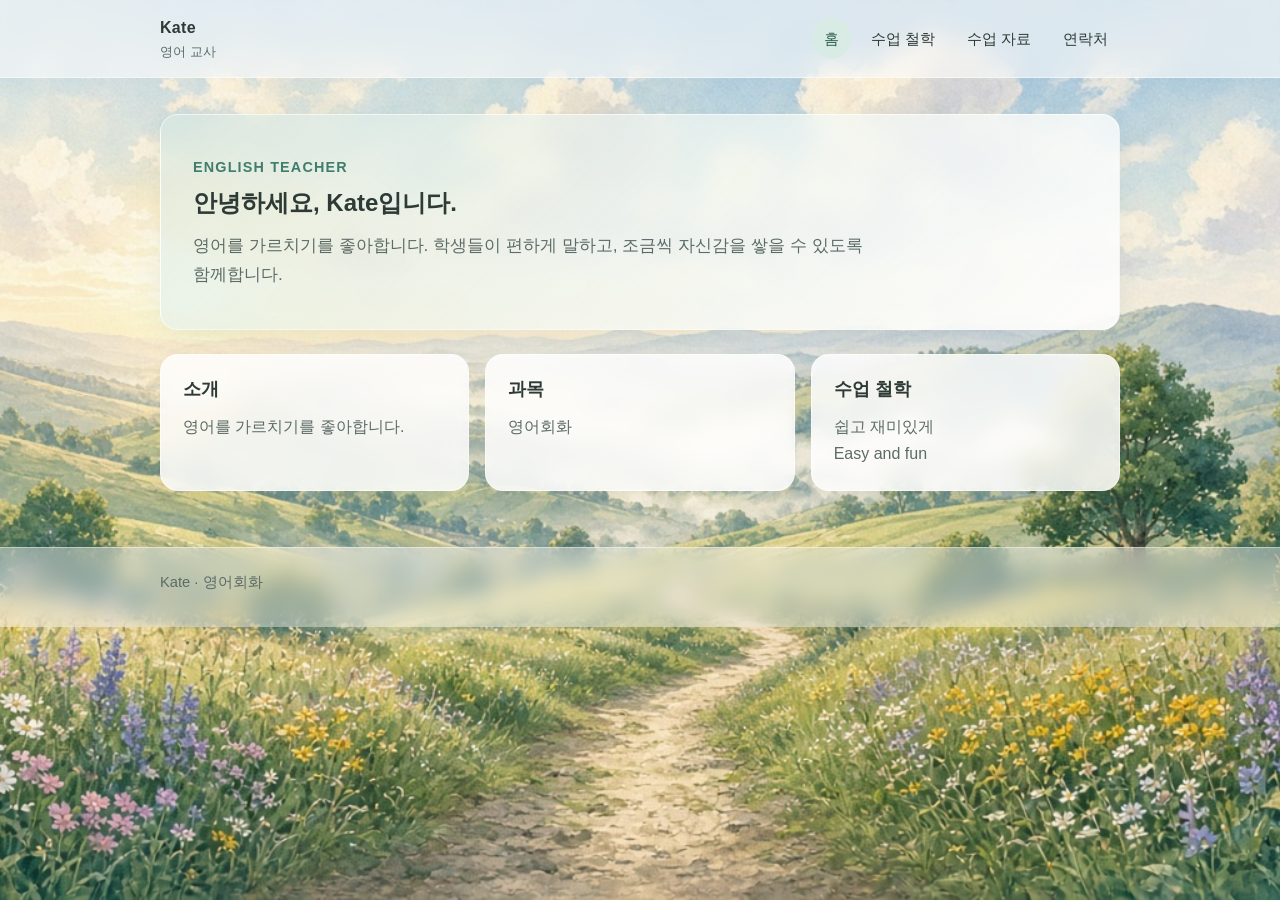
<file: index.html>
<!DOCTYPE html>
<html lang="ko">
<head>
  <meta charset="UTF-8">
  <meta name="viewport" content="width=device-width, initial-scale=1">
  <title>Kate | 영어 교사</title>
  <link rel="stylesheet" href="styles.css">
</head>
<body>
  <header class="site-header">
    <div class="header-inner">
      <a class="brand" href="index.html">
        <span class="brand-name">Kate</span>
        <span class="brand-note">영어 교사</span>
      </a>
      <nav class="site-nav" aria-label="주요 메뉴">
        <a href="index.html" aria-current="page">홈</a>
        <a href="philosophy.html">수업 철학</a>
        <a href="materials.html">수업 자료</a>
        <a href="contact.html">연락처</a>
      </nav>
    </div>
  </header>

  <main>
    <div class="wrap">
      <section class="hero">
        <p class="eyebrow">English Teacher</p>
        <h1>안녕하세요, Kate입니다.</h1>
        <p class="lede">영어를 가르치기를 좋아합니다. 학생들이 편하게 말하고, 조금씩 자신감을 쌓을 수 있도록 함께합니다.</p>
      </section>

      <section class="grid" aria-label="소개">
        <article class="card">
          <h2>소개</h2>
          <p>영어를 가르치기를 좋아합니다.</p>
        </article>
        <article class="card">
          <h2>과목</h2>
          <p>영어회화</p>
        </article>
        <article class="card">
          <h2>수업 철학</h2>
          <p>쉽고 재미있게<br>Easy and fun</p>
        </article>
      </section>
    </div>
  </main>

  <footer class="site-footer">
    <div class="wrap">Kate · 영어회화</div>
  </footer>
</body>
</html>
</file>
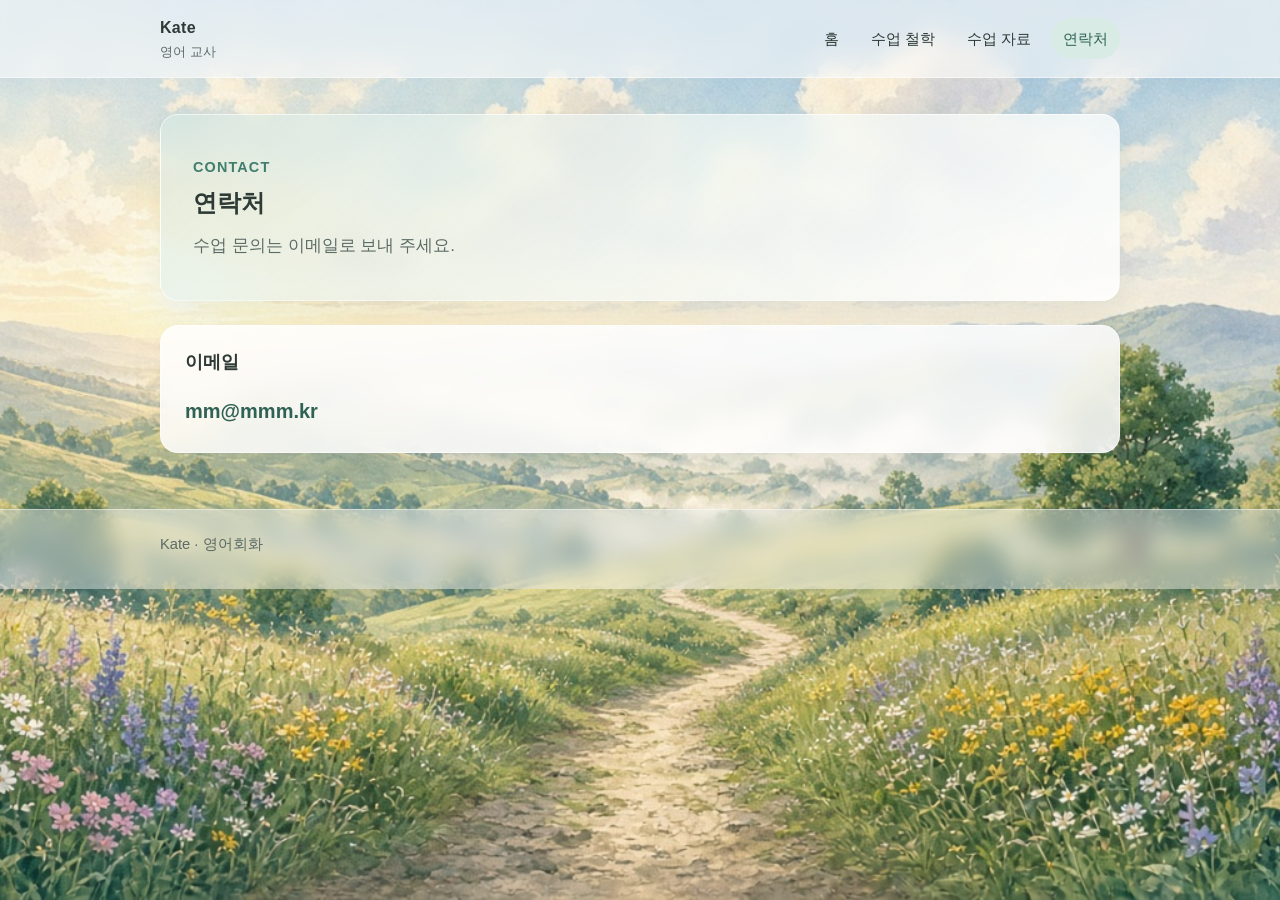
<file: contact.html>
<!DOCTYPE html>
<html lang="ko">
<head>
  <meta charset="UTF-8">
  <meta name="viewport" content="width=device-width, initial-scale=1">
  <title>연락처 | Kate</title>
  <link rel="stylesheet" href="styles.css">
</head>
<body>
  <header class="site-header">
    <div class="header-inner">
      <a class="brand" href="index.html">
        <span class="brand-name">Kate</span>
        <span class="brand-note">영어 교사</span>
      </a>
      <nav class="site-nav" aria-label="주요 메뉴">
        <a href="index.html">홈</a>
        <a href="philosophy.html">수업 철학</a>
        <a href="materials.html">수업 자료</a>
        <a href="contact.html" aria-current="page">연락처</a>
      </nav>
    </div>
  </header>

  <main>
    <div class="wrap">
      <section class="hero">
        <p class="eyebrow">Contact</p>
        <h1>연락처</h1>
        <p class="lede">수업 문의는 이메일로 보내 주세요.</p>
      </section>

      <section class="panel contact-box">
        <h2>이메일</h2>
        <a class="email" href="mailto:mm@mmm.kr">mm@mmm.kr</a>
      </section>
    </div>
  </main>

  <footer class="site-footer">
    <div class="wrap">Kate · 영어회화</div>
  </footer>
</body>
</html>
</file>
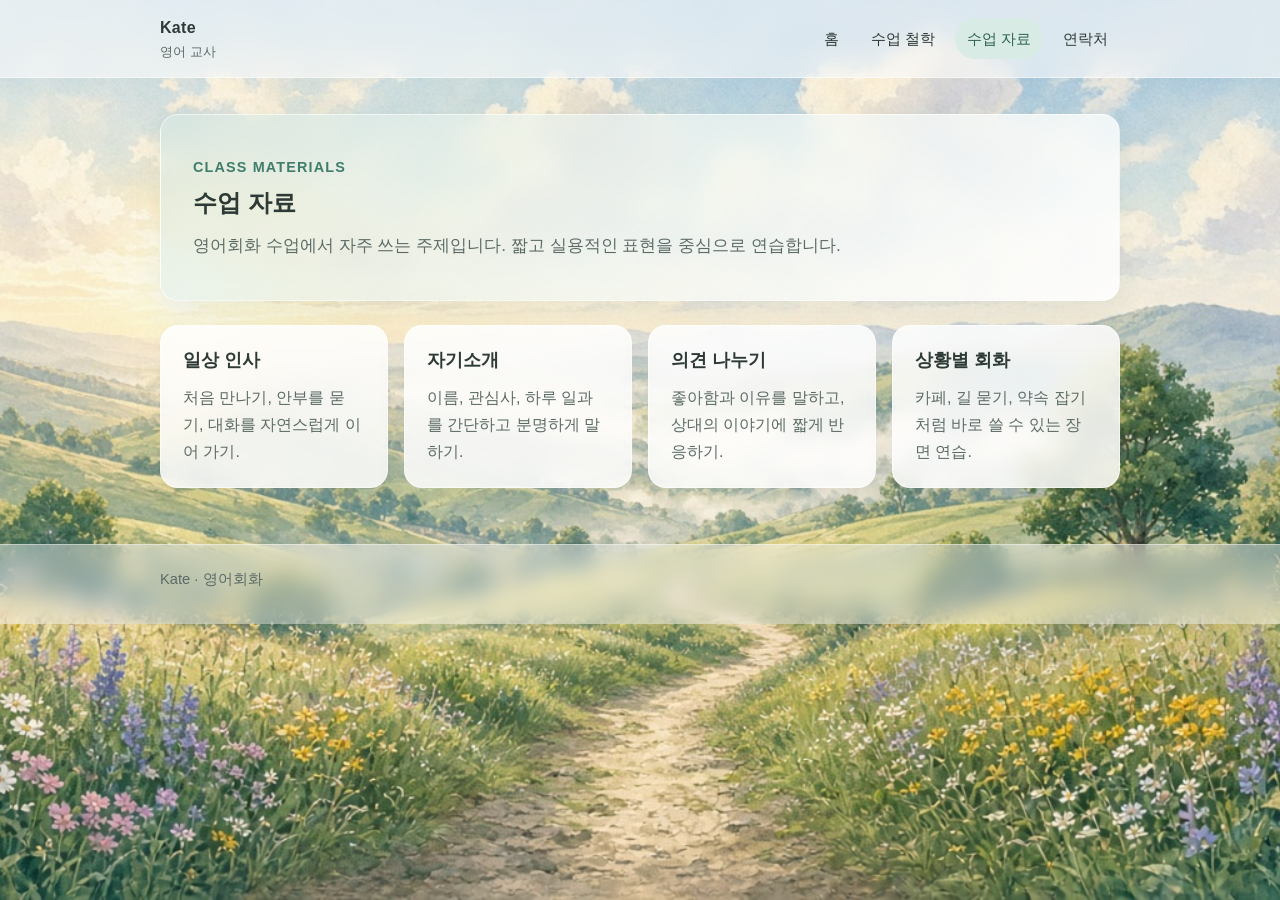
<file: materials.html>
<!DOCTYPE html>
<html lang="ko">
<head>
  <meta charset="UTF-8">
  <meta name="viewport" content="width=device-width, initial-scale=1">
  <title>수업 자료 | Kate</title>
  <link rel="stylesheet" href="styles.css">
</head>
<body>
  <header class="site-header">
    <div class="header-inner">
      <a class="brand" href="index.html">
        <span class="brand-name">Kate</span>
        <span class="brand-note">영어 교사</span>
      </a>
      <nav class="site-nav" aria-label="주요 메뉴">
        <a href="index.html">홈</a>
        <a href="philosophy.html">수업 철학</a>
        <a href="materials.html" aria-current="page">수업 자료</a>
        <a href="contact.html">연락처</a>
      </nav>
    </div>
  </header>

  <main>
    <div class="wrap">
      <section class="hero">
        <p class="eyebrow">Class Materials</p>
        <h1>수업 자료</h1>
        <p class="lede">영어회화 수업에서 자주 쓰는 주제입니다. 짧고 실용적인 표현을 중심으로 연습합니다.</p>
      </section>

      <section class="grid" aria-label="수업 자료 목록">
        <article class="card">
          <h2>일상 인사</h2>
          <p>처음 만나기, 안부를 묻기, 대화를 자연스럽게 이어 가기.</p>
        </article>
        <article class="card">
          <h2>자기소개</h2>
          <p>이름, 관심사, 하루 일과를 간단하고 분명하게 말하기.</p>
        </article>
        <article class="card">
          <h2>의견 나누기</h2>
          <p>좋아함과 이유를 말하고, 상대의 이야기에 짧게 반응하기.</p>
        </article>
        <article class="card">
          <h2>상황별 회화</h2>
          <p>카페, 길 묻기, 약속 잡기처럼 바로 쓸 수 있는 장면 연습.</p>
        </article>
      </section>
    </div>
  </main>

  <footer class="site-footer">
    <div class="wrap">Kate · 영어회화</div>
  </footer>
</body>
</html>
</file>
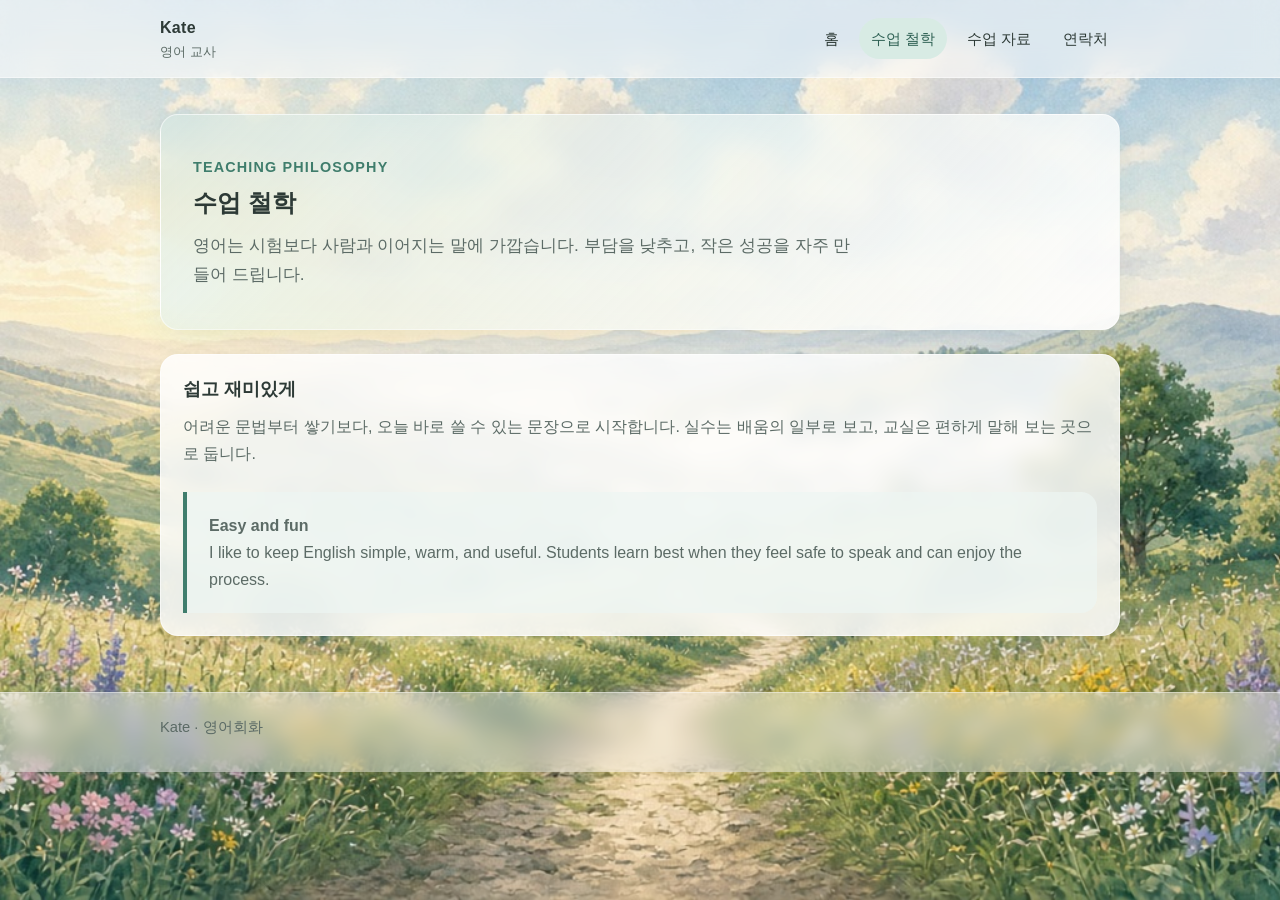
<file: philosophy.html>
<!DOCTYPE html>
<html lang="ko">
<head>
  <meta charset="UTF-8">
  <meta name="viewport" content="width=device-width, initial-scale=1">
  <title>수업 철학 | Kate</title>
  <link rel="stylesheet" href="styles.css">
</head>
<body>
  <header class="site-header">
    <div class="header-inner">
      <a class="brand" href="index.html">
        <span class="brand-name">Kate</span>
        <span class="brand-note">영어 교사</span>
      </a>
      <nav class="site-nav" aria-label="주요 메뉴">
        <a href="index.html">홈</a>
        <a href="philosophy.html" aria-current="page">수업 철학</a>
        <a href="materials.html">수업 자료</a>
        <a href="contact.html">연락처</a>
      </nav>
    </div>
  </header>

  <main>
    <div class="wrap">
      <section class="hero">
        <p class="eyebrow">Teaching Philosophy</p>
        <h1>수업 철학</h1>
        <p class="lede">영어는 시험보다 사람과 이어지는 말에 가깝습니다. 부담을 낮추고, 작은 성공을 자주 만들어 드립니다.</p>
      </section>

      <section class="panel follow">
        <h2>쉽고 재미있게</h2>
        <p>어려운 문법부터 쌓기보다, 오늘 바로 쓸 수 있는 문장으로 시작합니다. 실수는 배움의 일부로 보고, 교실은 편하게 말해 보는 곳으로 둡니다.</p>
        <blockquote class="quote">
          <p><strong>Easy and fun</strong></p>
          <p>I like to keep English simple, warm, and useful. Students learn best when they feel safe to speak and can enjoy the process.</p>
        </blockquote>
      </section>
    </div>
  </main>

  <footer class="site-footer">
    <div class="wrap">Kate · 영어회화</div>
  </footer>
</body>
</html>
</file>
<file: styles.css>
:root {
  --bg: #f6f3ee;
  --bg-soft: #eef6f3;
  --card: #ffffff;
  --ink: #2d3a36;
  --muted: #5c6b66;
  --accent: #3f7d6c;
  --accent-dark: #2f6154;
  --accent-soft: #d8ebe4;
  --line: #d9e4df;
  --shadow: 0 10px 30px rgba(47, 97, 84, 0.08);
  --radius: 18px;
}

* {
  box-sizing: border-box;
}

html {
  scroll-behavior: smooth;
  min-height: 100%;
}

body {
  margin: 0;
  min-height: 100vh;
  font-family: "Segoe UI", "Malgun Gothic", "Apple SD Gothic Neo", sans-serif;
  color: var(--ink);
  background-color: #cfe4ef;
  background-image: url("ghibli-background.jpg");
  background-size: cover;
  background-position: center;
  background-repeat: no-repeat;
  background-attachment: fixed;
  line-height: 1.7;
}

a {
  color: var(--accent-dark);
}

img {
  max-width: 100%;
}

.site-header {
  position: sticky;
  top: 0;
  z-index: 10;
  background: rgba(255, 255, 255, 0.58);
  backdrop-filter: blur(12px);
  border-bottom: 1px solid rgba(255, 255, 255, 0.45);
}

.header-inner,
.wrap {
  width: min(960px, calc(100% - 32px));
  margin: 0 auto;
}

.header-inner {
  display: flex;
  align-items: center;
  justify-content: space-between;
  gap: 16px;
  padding: 14px 0;
}

.brand {
  display: flex;
  flex-direction: column;
  text-decoration: none;
  color: var(--ink);
}

.brand-name {
  font-weight: 700;
  letter-spacing: 0.02em;
}

.brand-note {
  font-size: 0.8rem;
  color: var(--muted);
}

.site-nav {
  display: flex;
  flex-wrap: wrap;
  justify-content: flex-end;
  gap: 8px;
}

.site-nav a {
  text-decoration: none;
  color: var(--ink);
  padding: 8px 12px;
  border-radius: 999px;
  font-size: 0.95rem;
}

.site-nav a:hover,
.site-nav a[aria-current="page"] {
  background: var(--accent-soft);
  color: var(--accent-dark);
}

main {
  padding: 36px 0 56px;
}

.hero,
.card,
.panel {
  background: rgba(255, 255, 255, 0.84);
  backdrop-filter: blur(10px);
  border: 1px solid rgba(255, 255, 255, 0.55);
  border-radius: var(--radius);
  box-shadow: var(--shadow);
}

.hero {
  padding: 40px 32px;
  background:
    linear-gradient(135deg, rgba(216, 235, 228, 0.55), rgba(255, 255, 255, 0.88));
}

.eyebrow {
  margin: 0 0 8px;
  color: var(--accent);
  font-size: 0.9rem;
  font-weight: 700;
  letter-spacing: 0.08em;
  text-transform: uppercase;
}

h1,
h2,
h3 {
  margin: 0 0 12px;
  line-height: 1.3;
}

.lede {
  margin: 0;
  max-width: 42rem;
  color: var(--muted);
  font-size: 1.08rem;
}

.grid {
  display: grid;
  grid-template-columns: repeat(auto-fit, minmax(220px, 1fr));
  gap: 16px;
  margin-top: 24px;
}

.card,
.panel {
  padding: 22px;
}

.card h2,
.panel h2 {
  font-size: 1.15rem;
}

.card p,
.panel p {
  margin: 0;
  color: var(--muted);
}

.quote {
  margin: 24px 0 0;
  padding: 20px 22px;
  border-left: 4px solid var(--accent);
  background: rgba(238, 246, 243, 0.72);
  border-radius: 0 16px 16px 0;
}

.quote p {
  margin: 0;
}

.quote small {
  display: block;
  margin-top: 8px;
  color: var(--muted);
}

.list {
  margin: 0;
  padding-left: 18px;
  color: var(--muted);
}

.list li + li {
  margin-top: 8px;
}

.follow,
.contact-box {
  margin-top: 24px;
}

.contact-box {
  display: flex;
  flex-direction: column;
  gap: 8px;
  padding: 24px;
}

.email {
  font-size: 1.25rem;
  font-weight: 700;
  text-decoration: none;
  word-break: break-all;
}

.site-footer {
  border-top: 1px solid rgba(255, 255, 255, 0.4);
  background: rgba(255, 255, 255, 0.42);
  backdrop-filter: blur(10px);
  padding: 22px 0 32px;
  color: var(--muted);
  font-size: 0.92rem;
}

@media (max-width: 640px) {
  body {
    background-attachment: scroll;
  }

  .header-inner {
    flex-direction: column;
    align-items: stretch;
  }

  .site-nav {
    justify-content: flex-start;
  }

  .hero,
  .card,
  .panel,
  .contact-box {
    padding: 22px 18px;
  }

  main {
    padding-top: 24px;
  }
}
</file>
